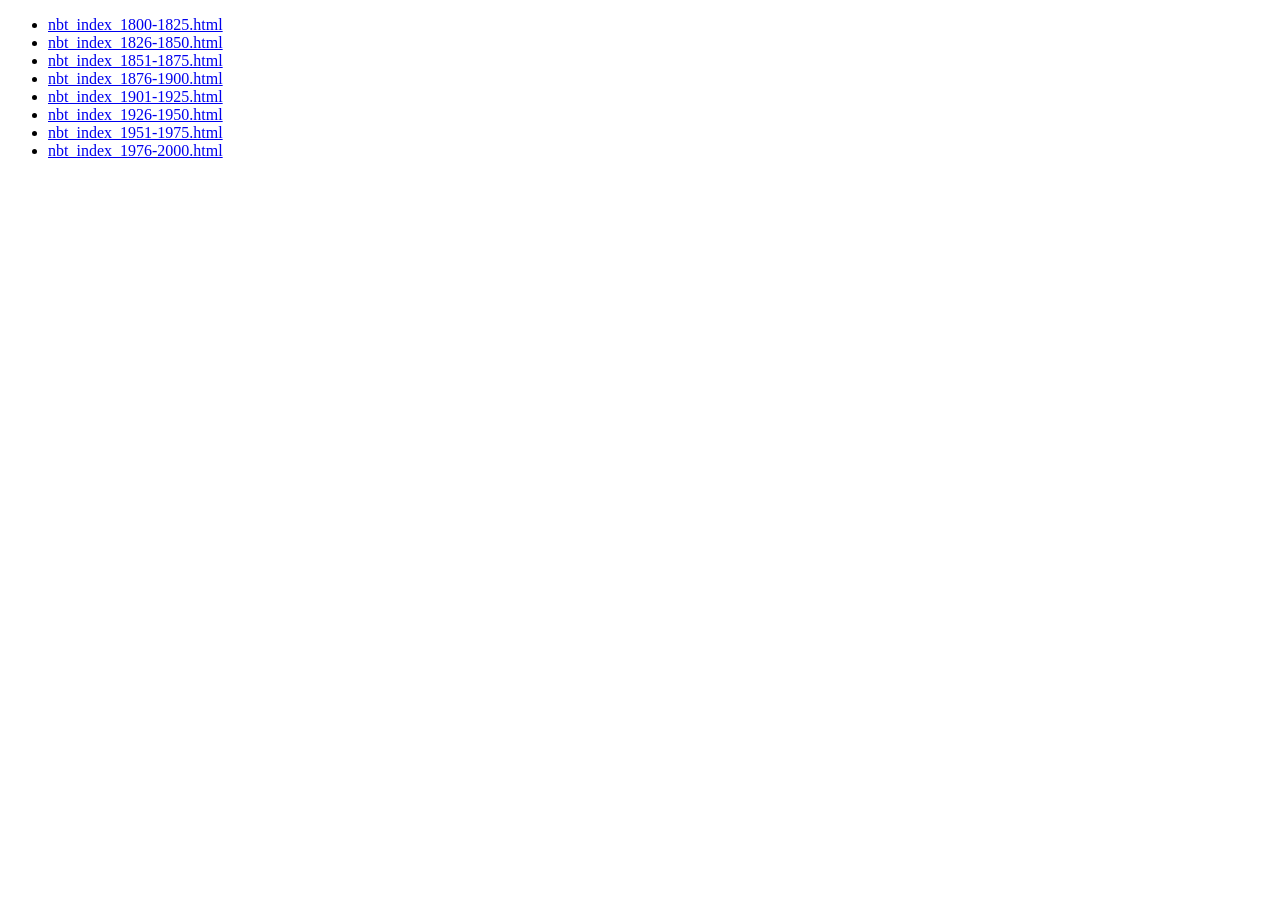
<file: src/data/out/index.html>
<!DOCTYPE html>
<html lang="en">
  <head>
    <meta charset="UTF-8">
    <meta name="viewport" content="width=device-width, initial-scale=1.0">
    <meta http-equiv="X-UA-Compatible" content="ie=edge">
    <title>Enablar - kb.nl</title>
  </head>
  <body>
    <ul>
      <li><a href="nbt_index_1800-1825.html" target="_blank">nbt_index_1800-1825.html</a></li>
      <li><a href="nbt_index_1826-1850.html" target="_blank">nbt_index_1826-1850.html</a></li>
      <li><a href="nbt_index_1851-1875.html" target="_blank">nbt_index_1851-1875.html</a></li>
      <li><a href="nbt_index_1876-1900.html" target="_blank">nbt_index_1876-1900.html</a></li>
      <li><a href="nbt_index_1901-1925.html" target="_blank">nbt_index_1901-1925.html</a></li>
      <li><a href="nbt_index_1926-1950.html" target="_blank">nbt_index_1926-1950.html</a></li>
      <li><a href="nbt_index_1951-1975.html" target="_blank">nbt_index_1951-1975.html</a></li>
      <li><a href="nbt_index_1976-2000.html" target="_blank">nbt_index_1976-2000.html</a></li>
    </ul>
  </body>
</html>
</file>
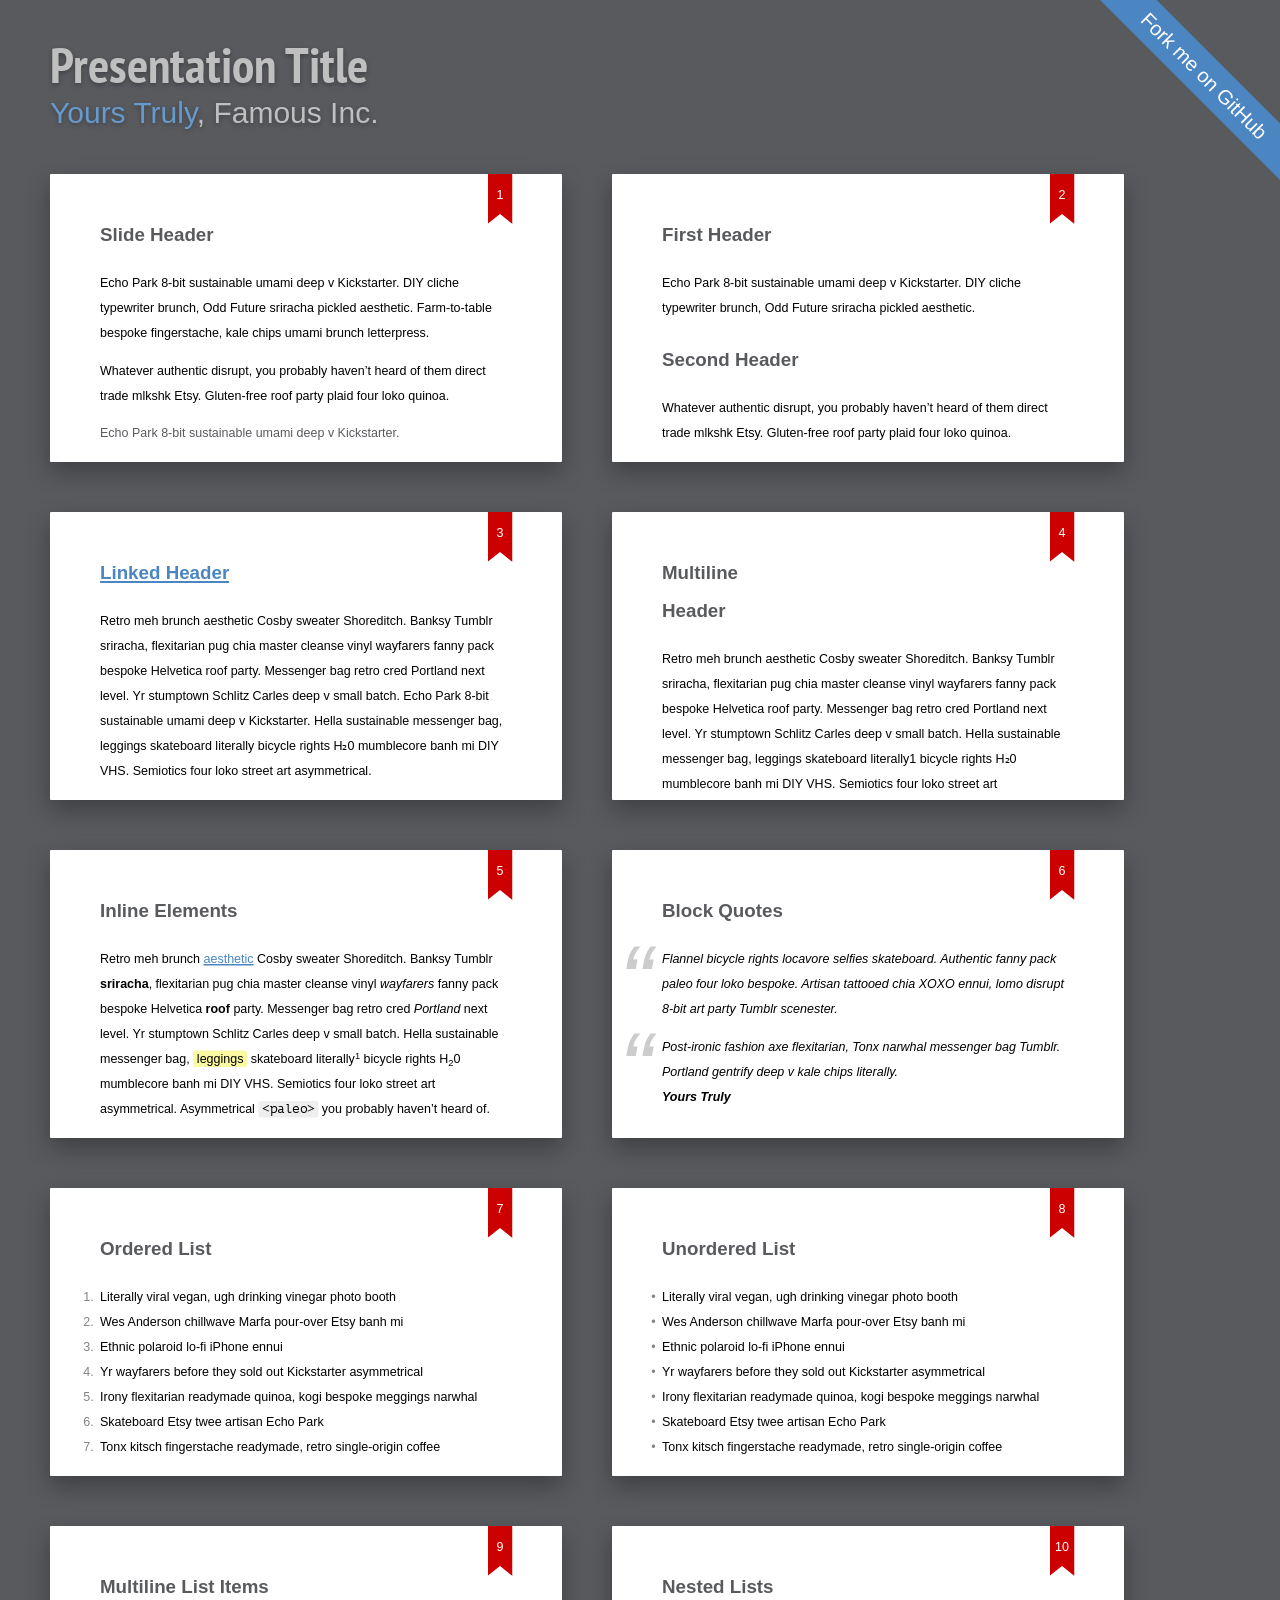
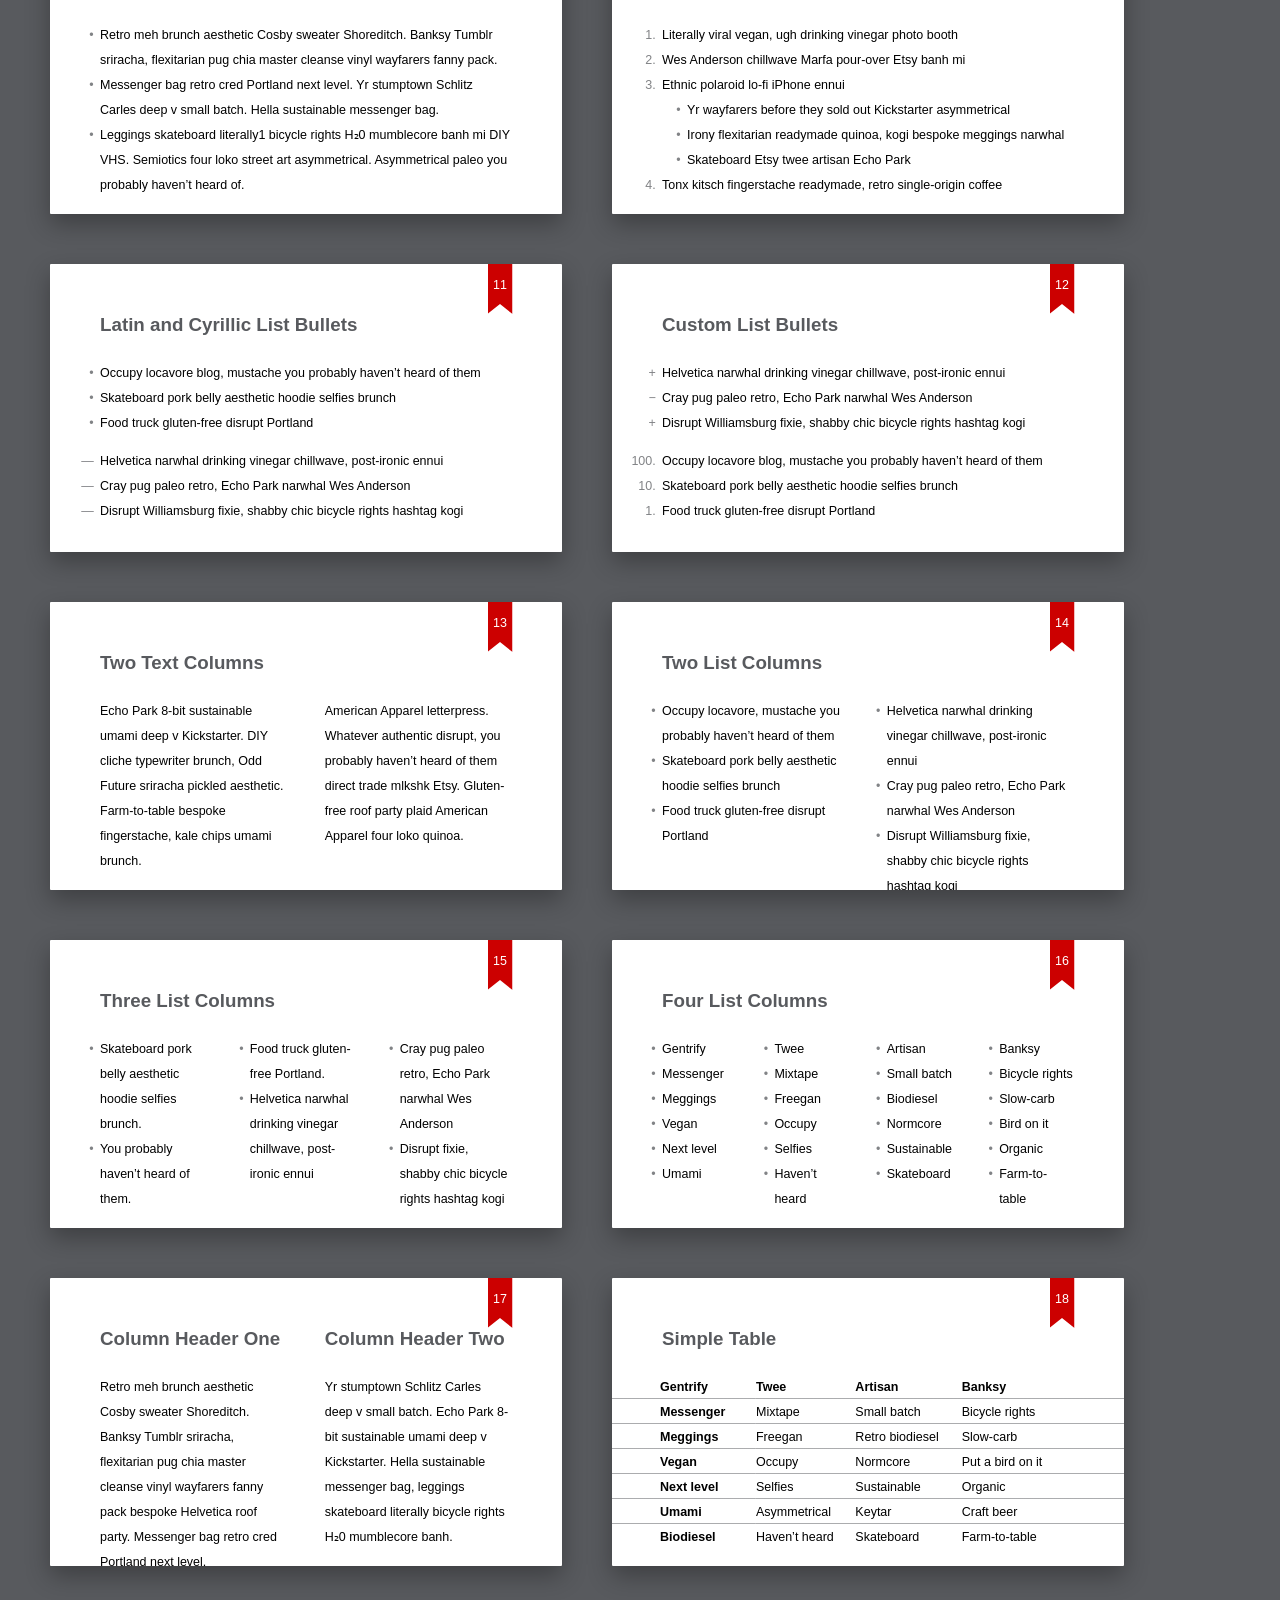
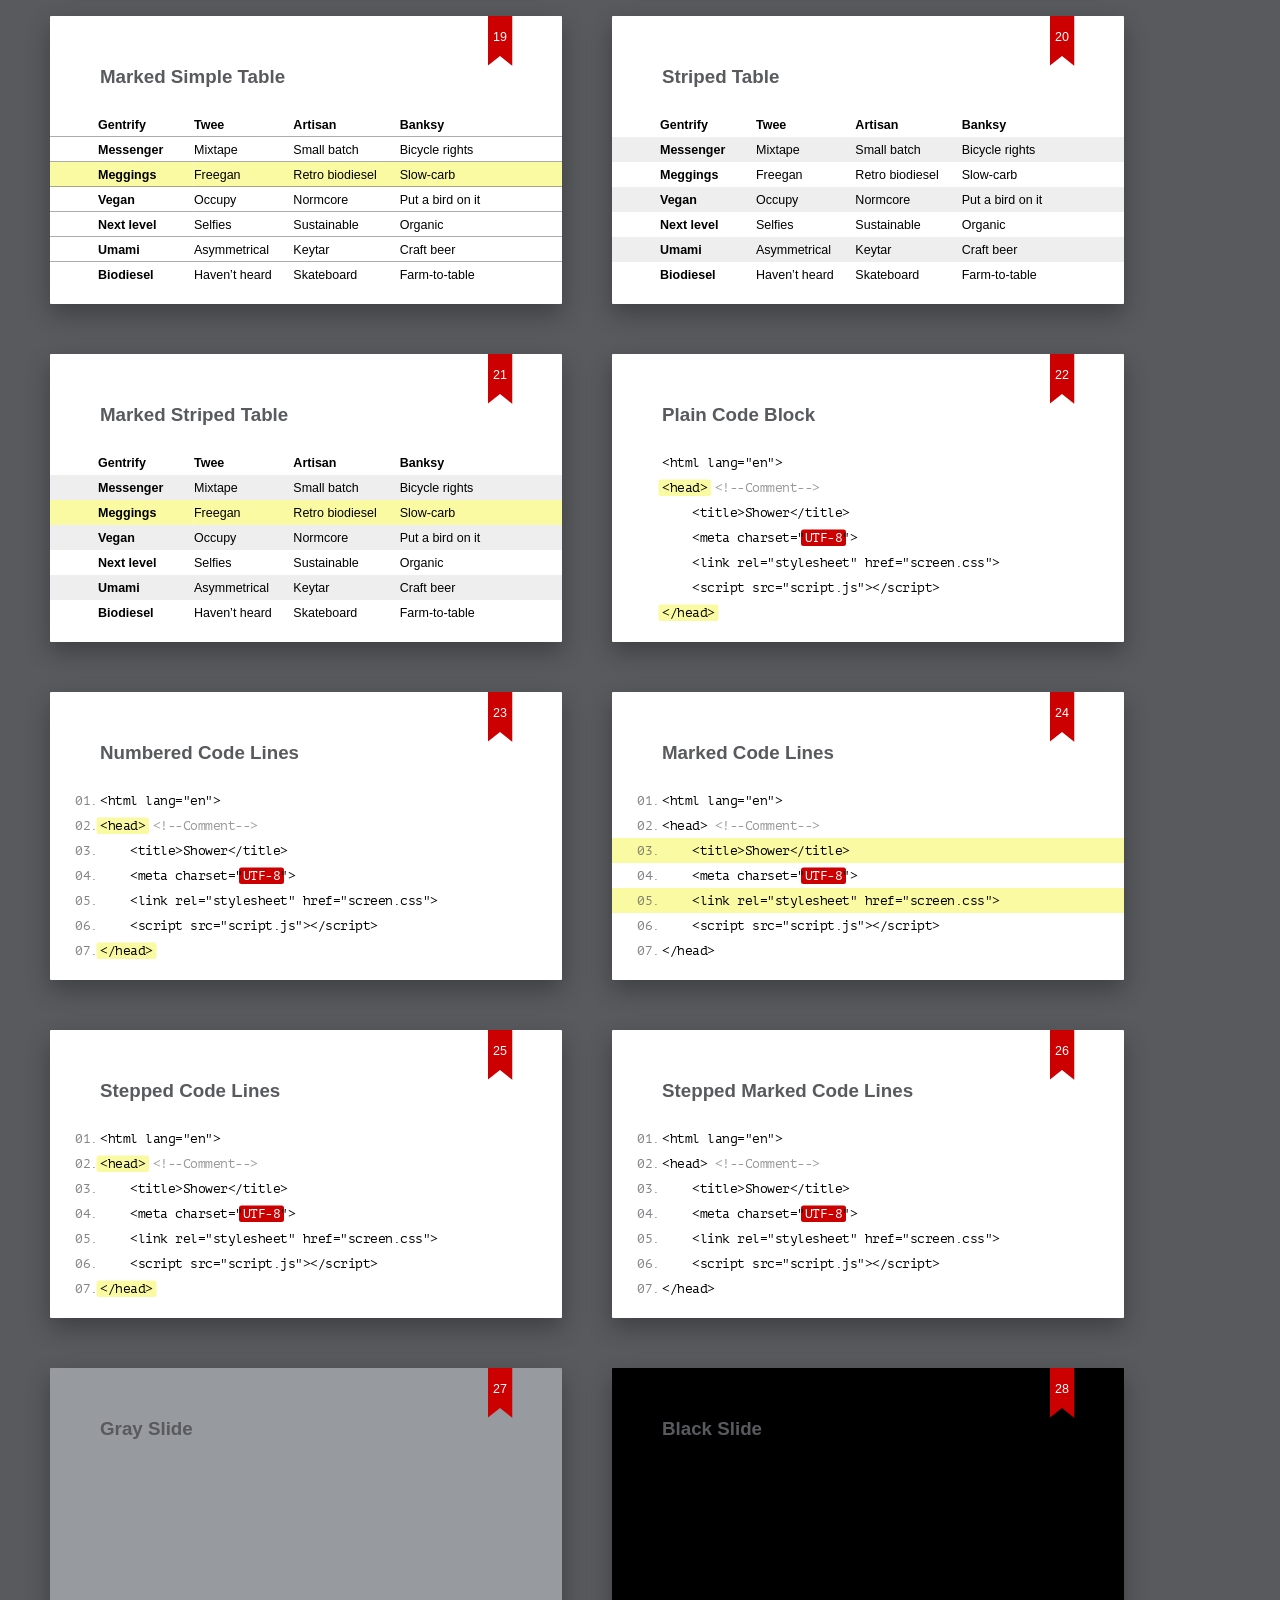
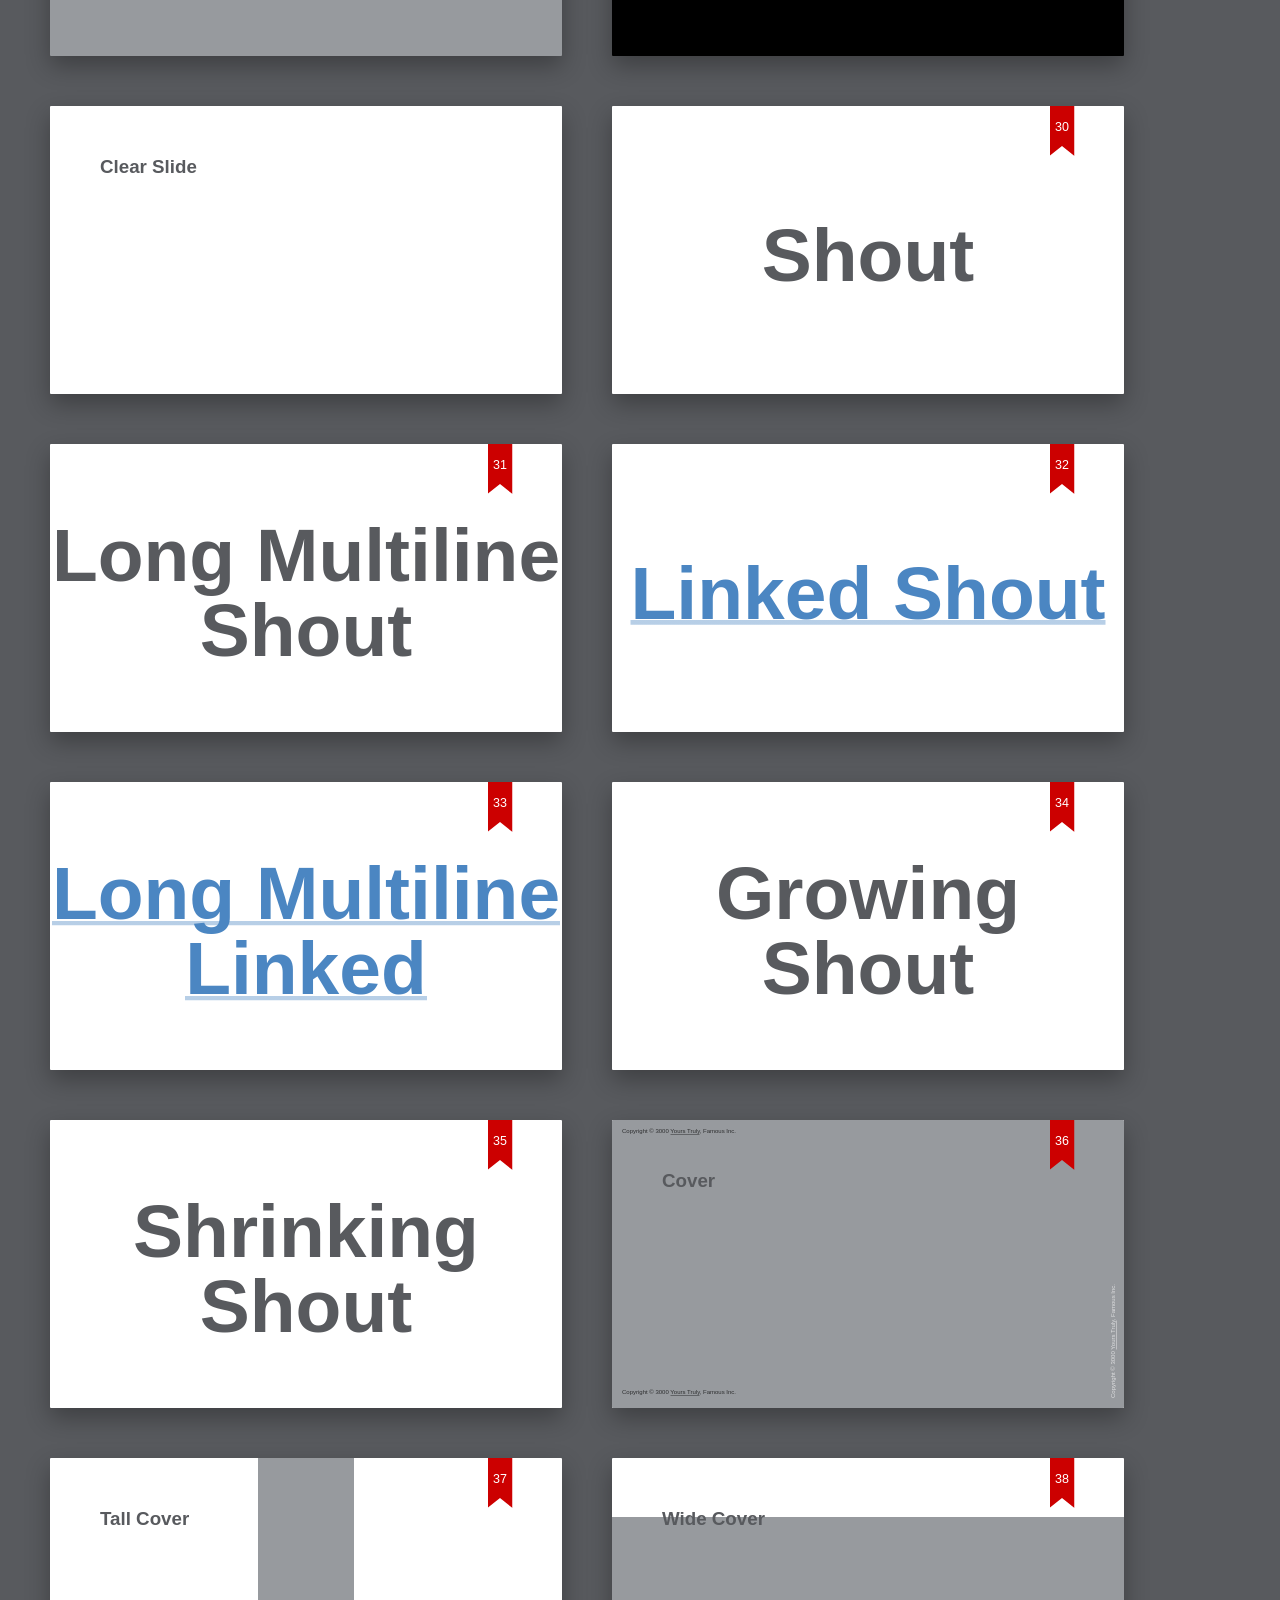
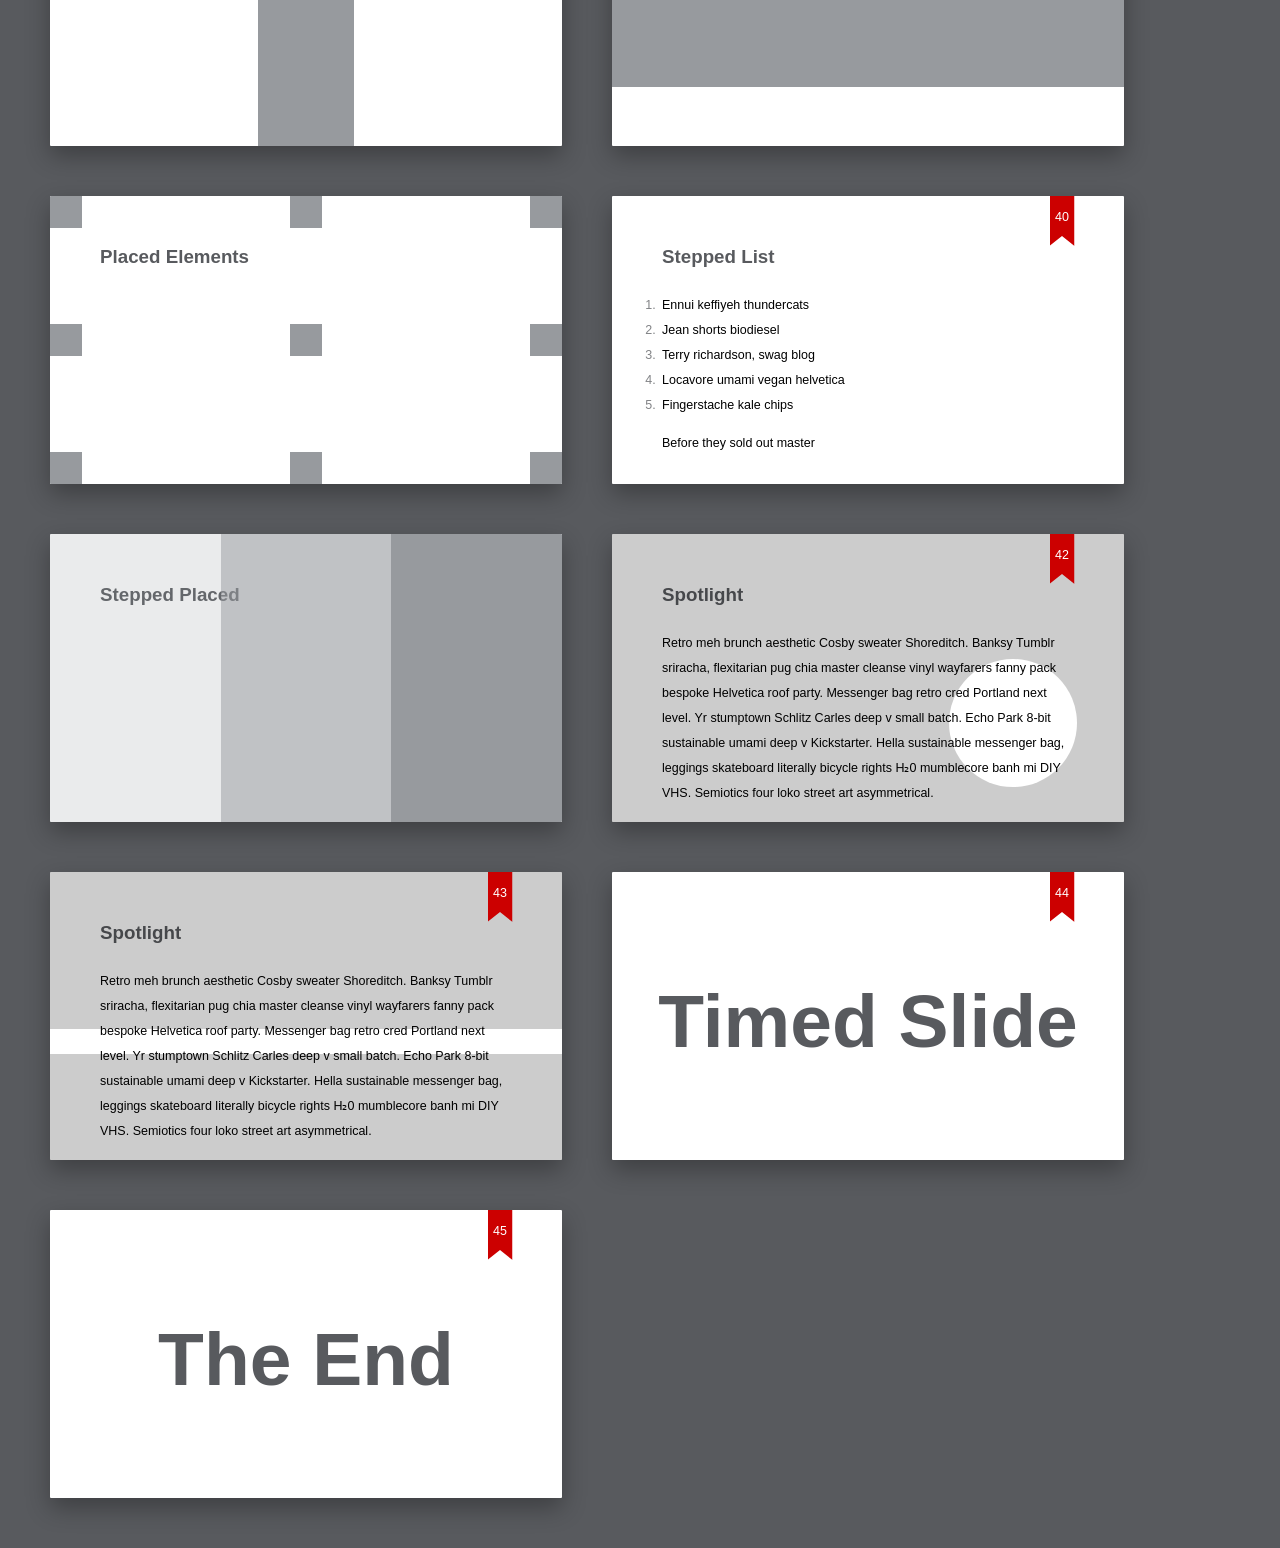
<file: presentation/shower/themes/ribbon/index.html>
<!DOCTYPE html>
<html lang="en">
<head>
    <title>Ribbon theme for Shower</title>
    <meta charset="utf-8">
    <meta name="viewport" content="width=device-width, initial-scale=1, viewport-fit=cover">
    <link rel="stylesheet" href="styles/styles.css">
    <style>
        .shower {
            --slide-ratio: calc(16 / 9);
        }
    </style>
</head>
<body class="shower list grid">

    <header class="caption">
        <h1>Presentation Title</h1>
        <p><a href="">Yours Truly</a>, Famous Inc.</p>
    </header>

    <section class="slide">
        <h2>Slide Header</h2>
        <p>Echo Park 8-bit sustainable umami deep v Kickstarter. DIY cliche typewriter brunch, Odd Future sriracha pickled aesthetic. Farm-to-table bespoke fingerstache, kale chips umami brunch letterpress.</p>
        <p>Whatever authentic disrupt, you probably haven’t heard of them direct trade mlkshk Etsy. Gluten-free roof party plaid four loko quinoa.</p>
        <p class="note">Echo Park 8-bit sustainable umami deep v Kickstarter.</p>
    </section>

    <section class="slide">
        <h2>First Header</h2>
        <p>Echo Park 8-bit sustainable umami deep v Kickstarter. DIY cliche typewriter brunch, Odd Future sriracha pickled aesthetic.</p>
        <h2>Second Header</h2>
        <p>Whatever authentic disrupt, you probably haven’t heard of them direct trade mlkshk Etsy. Gluten-free roof party plaid four loko quinoa.</p>
    </section>

    <section class="slide">
        <h2><a href="">Linked Header</a></h2>
        <p>Retro meh brunch aesthetic Cosby sweater Shoreditch. Banksy Tumblr sriracha, flexitarian pug chia master cleanse vinyl wayfarers fanny pack bespoke Helvetica roof party. Messenger bag retro cred Portland next level. Yr stumptown Schlitz Carles deep v small batch. Echo Park 8-bit sustainable umami deep v Kickstarter. Hella sustainable messenger bag, leggings skateboard literally bicycle rights H₂0 mumblecore banh mi DIY VHS. Semiotics four loko street art asymmetrical.</p>
    </section>

    <section class="slide">
        <h2>
            Multiline<br>
            Header
        </h2>
        <p>Retro meh brunch aesthetic Cosby sweater Shoreditch. Banksy Tumblr sriracha, flexitarian pug chia master cleanse vinyl wayfarers fanny pack bespoke Helvetica roof party. Messenger bag retro cred Portland next level. Yr stumptown Schlitz Carles deep v small batch. Hella sustainable messenger bag, leggings skateboard literally1 bicycle rights H₂0 mumblecore banh mi DIY VHS. Semiotics four loko street art asymmetrical.</p>
    </section>

    <section class="slide">
        <h2>Inline Elements</h2>
        <p>Retro meh brunch <a href="">aesthetic</a> Cosby sweater Shoreditch. Banksy Tumblr <strong>sriracha</strong>, flexitarian pug chia master cleanse vinyl <em>wayfarers</em> fanny pack bespoke Helvetica <b>roof</b> party. Messenger bag retro cred <i>Portland</i> next level. Yr stumptown Schlitz Carles deep v small batch. Hella sustainable messenger bag, <mark>leggings</mark> skateboard literally<sup>1</sup> bicycle rights H<sub>2</sub>0 mumblecore banh mi DIY VHS. Semiotics four loko street art asymmetrical. Asymmetrical <code>&lt;paleo&gt;</code> you probably haven’t heard of.</p>
        <footer class="footer">
            <p>Flannel bicycle rights locavore selfies skateboard. Authentic fanny pack paleo four loko bespoke. Artisan tattooed chia XOXO ennui, lomo disrupt 8-bit art party Tumblr scenester. Post-ironic fashion axe flexitarian, Tonx narwhal messenger bag Tumblr. Portland gentrify deep v kale chips literally.</p>
        </footer>
    </section>

    <section class="slide">
        <h2>Block Quotes</h2>
        <blockquote>
            <p>Flannel bicycle rights locavore selfies skateboard. Authentic fanny pack paleo four loko bespoke. Artisan tattooed chia XOXO ennui, lomo disrupt 8-bit art party Tumblr scenester.</p>
        </blockquote>
        <figure>
            <blockquote>
                <p>Post-ironic fashion axe flexitarian, Tonx narwhal messenger bag Tumblr. Portland gentrify deep v kale chips literally.</p>
            </blockquote>
            <figcaption>Yours Truly</figcaption>
        </figure>
    </section>

    <section class="slide">
        <h2>Ordered List</h2>
        <ol>
            <li>Literally viral vegan, ugh drinking vinegar photo booth</li>
            <li>Wes Anderson chillwave Marfa pour-over Etsy banh mi</li>
            <li>Ethnic polaroid lo-fi iPhone ennui</li>
            <li>Yr wayfarers before they sold out Kickstarter asymmetrical</li>
            <li>Irony flexitarian readymade quinoa, kogi bespoke meggings narwhal</li>
            <li>Skateboard Etsy twee artisan Echo Park</li>
            <li>Tonx kitsch fingerstache readymade, retro single-origin coffee</li>
        </ol>
    </section>

    <section class="slide">
        <h2>Unordered List</h2>
        <ul>
            <li>Literally viral vegan, ugh drinking vinegar photo booth</li>
            <li>Wes Anderson chillwave Marfa pour-over Etsy banh mi</li>
            <li>Ethnic polaroid lo-fi iPhone ennui</li>
            <li>Yr wayfarers before they sold out Kickstarter asymmetrical</li>
            <li>Irony flexitarian readymade quinoa, kogi bespoke meggings narwhal</li>
            <li>Skateboard Etsy twee artisan Echo Park</li>
            <li>Tonx kitsch fingerstache readymade, retro single-origin coffee</li>
        </ul>
    </section>

    <section class="slide">
        <h2>Multiline List Items</h2>
        <ul>
            <li>Retro meh brunch aesthetic Cosby sweater Shoreditch. Banksy Tumblr sriracha, flexitarian pug chia master cleanse vinyl wayfarers fanny pack.</li>
            <li>Messenger bag retro cred Portland next level. Yr stumptown Schlitz Carles deep v small batch. Hella sustainable messenger bag.</li>
            <li>Leggings skateboard literally1 bicycle rights H₂0 mumblecore banh mi DIY VHS. Semiotics four loko street art asymmetrical. Asymmetrical paleo you probably haven’t heard of.</li>
        </ul>
    </section>

    <section class="slide">
        <h2>Nested Lists</h2>
        <ol>
            <li>Literally viral vegan, ugh drinking vinegar photo booth</li>
            <li>Wes Anderson chillwave Marfa pour-over Etsy banh mi</li>
            <li>Ethnic polaroid lo-fi iPhone ennui
                <ul>
                    <li>Yr wayfarers before they sold out Kickstarter asymmetrical</li>
                    <li>Irony flexitarian readymade quinoa, kogi bespoke meggings narwhal</li>
                    <li>Skateboard Etsy twee artisan Echo Park</li>
                </ul>
            </li>
            <li>Tonx kitsch fingerstache readymade, retro single-origin coffee</li>
        </ol>
    </section>

    <section class="slide">
        <h2>Latin and Cyrillic List Bullets</h2>
        <ul lang="en">
            <li>Occupy locavore blog, mustache you probably haven’t heard of them</li>
            <li>Skateboard pork belly aesthetic hoodie selfies brunch</li>
            <li>Food truck gluten-free disrupt Portland</li>
        </ul>
        <ul lang="ru">
            <li>Helvetica narwhal drinking vinegar chillwave, post-ironic ennui</li>
            <li>Cray pug paleo retro, Echo Park narwhal Wes Anderson</li>
            <li>Disrupt Williamsburg fixie, shabby chic bicycle rights hashtag kogi</li>
        </ul>
    </section>

    <section class="slide">
        <h2>Custom List Bullets</h2>
        <ul>
            <li value="+">Helvetica narwhal drinking vinegar chillwave, post-ironic ennui</li>
            <li value="−">Cray pug paleo retro, Echo Park narwhal Wes Anderson</li>
            <li value="+">Disrupt Williamsburg fixie, shabby chic bicycle rights hashtag kogi</li>
        </ul>
        <ol>
            <li value="100">Occupy locavore blog, mustache you probably haven’t heard of them</li>
            <li value="10">Skateboard pork belly aesthetic hoodie selfies brunch</li>
            <li value="1">Food truck gluten-free disrupt Portland</li>
        </ol>
    </section>

    <section class="slide">
        <h2>Two Text Columns</h2>
        <div class="columns two">
            <p>Echo Park 8-bit sustainable umami deep v Kickstarter. DIY cliche typewriter brunch, Odd Future sriracha pickled aesthetic. Farm-to-table bespoke fingerstache, kale chips umami brunch.</p>
            <p>American Apparel letterpress. Whatever authentic disrupt, you probably haven’t heard of them direct trade mlkshk Etsy. Gluten-free roof party plaid American Apparel four loko quinoa.</p>
        </div>
    </section>

    <section class="slide">
        <h2>Two List Columns</h2>
        <div class="columns two">
            <ul>
                <li>Occupy locavore, mustache you probably haven’t heard of them</li>
                <li>Skateboard pork belly aesthetic hoodie selfies brunch</li>
                <li>Food truck gluten-free disrupt Portland</li>
            </ul>
            <ul>
                <li>Helvetica narwhal drinking vinegar chillwave, post-ironic ennui</li>
                <li>Cray pug paleo retro, Echo Park narwhal Wes Anderson</li>
                <li>Disrupt Williamsburg fixie, shabby chic bicycle rights hashtag kogi</li>
            </ul>
        </div>
    </section>

    <section class="slide">
        <h2>Three List Columns</h2>
        <div class="columns three">
            <ul>
                <li>Skateboard pork belly aesthetic hoodie selfies brunch.</li>
                <li>You probably haven’t heard of them.</li>
            </ul>
            <ul>
                <li>Food truck gluten-free Portland.</li>
                <li>Helvetica narwhal drinking vinegar chillwave, post-ironic ennui</li>
            </ul>
            <ul>
                <li>Cray pug paleo retro, Echo Park narwhal Wes Anderson</li>
                <li>Disrupt fixie, shabby chic bicycle rights hashtag kogi</li>
            </ul>
        </div>
    </section>

    <section class="slide">
        <h2>Four List Columns</h2>
        <div class="columns four">
            <ul>
                <li>Gentrify</li>
                <li>Messenger</li>
                <li>Meggings</li>
                <li>Vegan</li>
                <li>Next level</li>
                <li>Umami</li>
            </ul>
            <ul>
                <li>Twee</li>
                <li>Mixtape</li>
                <li>Freegan</li>
                <li>Occupy</li>
                <li>Selfies</li>
                <li>Haven’t heard</li>
            </ul>
            <ul>
                <li>Artisan</li>
                <li>Small batch</li>
                <li>Biodiesel</li>
                <li>Normcore</li>
                <li>Sustainable</li>
                <li>Skateboard</li>
            </ul>
            <ul>
                <li>Banksy</li>
                <li>Bicycle rights</li>
                <li>Slow-carb</li>
                <li>Bird on it</li>
                <li>Organic</li>
                <li>Farm-to-table</li>
            </ul>
        </div>
    </section>

    <section class="slide">
        <div class="columns two">
            <div>
                <h2>Column Header One</h2>
                <p>Retro meh brunch aesthetic Cosby sweater Shoreditch. Banksy Tumblr sriracha, flexitarian pug chia master cleanse vinyl wayfarers fanny pack bespoke Helvetica roof party. Messenger bag retro cred Portland next level.</p>
            </div>
            <div>
                <h2>Column Header Two</h2>
                <p>Yr stumptown Schlitz Carles deep v small batch. Echo Park 8-bit sustainable umami deep v Kickstarter. Hella sustainable messenger bag, leggings skateboard literally bicycle rights H₂0 mumblecore banh.</p>
            </div>
        </div>
    </section>

    <section class="slide">
        <h2>Simple Table</h2>
        <table>
        <tr>
            <th scope="col">Gentrify</th>
            <th>Twee</th>
            <th>Artisan</th>
            <th>Banksy</th>
        </tr>
        <tr>
            <th scope="row">Messenger</th>
            <td>Mixtape</td>
            <td>Small batch</td>
            <td>Bicycle rights</td>
        </tr>
        <tr>
            <th scope="row">Meggings</th>
            <td>Freegan</td>
            <td>Retro biodiesel</td>
            <td>Slow-carb</td>
        </tr>
        <tr>
            <th scope="row">Vegan</th>
            <td>Occupy</td>
            <td>Normcore</td>
            <td>Put a bird on it</td>
        </tr>
        <tr>
            <th scope="row">Next level</th>
            <td>Selfies</td>
            <td>Sustainable</td>
            <td>Organic</td>
        </tr>
        <tr>
            <th scope="row">Umami</th>
            <td>Asymmetrical</td>
            <td>Keytar</td>
            <td>Craft beer</td>
        </tr>
        <tr>
            <th scope="row">Biodiesel</th>
            <td>Haven’t heard</td>
            <td>Skateboard</td>
            <td>Farm-to-table</td>
        </tr>
        </table>
    </section>

    <section class="slide">
        <h2>Marked Simple Table</h2>
        <table>
        <tr>
            <th scope="col">Gentrify</th>
            <th>Twee</th>
            <th>Artisan</th>
            <th>Banksy</th>
        </tr>
        <tr>
            <th scope="row">Messenger</th>
            <td>Mixtape</td>
            <td>Small batch</td>
            <td>Bicycle rights</td>
        </tr>
        <tr class="mark">
            <th scope="row">Meggings</th>
            <td>Freegan</td>
            <td>Retro biodiesel</td>
            <td>Slow-carb</td>
        </tr>
        <tr class="mark next">
            <th scope="row">Vegan</th>
            <td>Occupy</td>
            <td>Normcore</td>
            <td>Put a bird on it</td>
        </tr>
        <tr class="mark next">
            <th scope="row">Next level</th>
            <td>Selfies</td>
            <td>Sustainable</td>
            <td>Organic</td>
        </tr>
        <tr>
            <th scope="row">Umami</th>
            <td>Asymmetrical</td>
            <td>Keytar</td>
            <td>Craft beer</td>
        </tr>
        <tr>
            <th scope="row">Biodiesel</th>
            <td>Haven’t heard</td>
            <td>Skateboard</td>
            <td>Farm-to-table</td>
        </tr>
        </table>
    </section>

    <section class="slide">
        <h2>Striped Table</h2>
        <table class="striped">
        <tr>
            <th scope="col">Gentrify</th>
            <th>Twee</th>
            <th>Artisan</th>
            <th>Banksy</th>
        </tr>
        <tr>
            <th scope="row">Messenger</th>
            <td>Mixtape</td>
            <td>Small batch</td>
            <td>Bicycle rights</td>
        </tr>
        <tr>
            <th scope="row">Meggings</th>
            <td>Freegan</td>
            <td>Retro biodiesel</td>
            <td>Slow-carb</td>
        </tr>
        <tr>
            <th scope="row">Vegan</th>
            <td>Occupy</td>
            <td>Normcore</td>
            <td>Put a bird on it</td>
        </tr>
        <tr>
            <th scope="row">Next level</th>
            <td>Selfies</td>
            <td>Sustainable</td>
            <td>Organic</td>
        </tr>
        <tr>
            <th scope="row">Umami</th>
            <td>Asymmetrical</td>
            <td>Keytar</td>
            <td>Craft beer</td>
        </tr>
        <tr>
            <th scope="row">Biodiesel</th>
            <td>Haven’t heard</td>
            <td>Skateboard</td>
            <td>Farm-to-table</td>
        </tr>
        </table>
    </section>

    <section class="slide">
        <h2>Marked Striped Table</h2>
        <table class="striped">
        <tr>
            <th scope="col">Gentrify</th>
            <th>Twee</th>
            <th>Artisan</th>
            <th>Banksy</th>
        </tr>
        <tr>
            <th scope="row">Messenger</th>
            <td>Mixtape</td>
            <td>Small batch</td>
            <td>Bicycle rights</td>
        </tr>
        <tr class="mark">
            <th scope="row">Meggings</th>
            <td>Freegan</td>
            <td>Retro biodiesel</td>
            <td>Slow-carb</td>
        </tr>
        <tr class="mark next">
            <th scope="row">Vegan</th>
            <td>Occupy</td>
            <td>Normcore</td>
            <td>Put a bird on it</td>
        </tr>
        <tr class="mark next">
            <th scope="row">Next level</th>
            <td>Selfies</td>
            <td>Sustainable</td>
            <td>Organic</td>
        </tr>
        <tr>
            <th scope="row">Umami</th>
            <td>Asymmetrical</td>
            <td>Keytar</td>
            <td>Craft beer</td>
        </tr>
        <tr>
            <th scope="row">Biodiesel</th>
            <td>Haven’t heard</td>
            <td>Skateboard</td>
            <td>Farm-to-table</td>
        </tr>
        </table>
    </section>

    <section class="slide">
        <h2>Plain Code Block</h2>
        <pre><code>&lt;html lang="en"&gt;
<mark>&lt;head&gt;</mark> <span class="comment">&lt;!--Comment--&gt;</span>
    &lt;title&gt;Shower&lt;/title&gt;
    &lt;meta charset="<mark class="important">UTF-8</mark>"&gt;
    &lt;link rel="stylesheet" href="screen.css"&gt;
    &lt;script src="script.js"&gt;&lt;/script&gt;
<mark>&lt;/head&gt;</mark></code></pre>
    </section>
    <section class="slide">
        <h2>Numbered Code Lines</h2>
        <pre>
            <code>&lt;html lang="en"&gt;</code>
            <code><mark>&lt;head&gt;</mark> <span class="comment">&lt;!--Comment--&gt;</span></code>
            <code>    &lt;title&gt;Shower&lt;/title&gt;</code>
            <code>    &lt;meta charset="<mark class="important">UTF-8</mark>"&gt;</code>
            <code>    &lt;link rel="stylesheet" href="screen.css"&gt;</code>
            <code>    &lt;script src="script.js"&gt;&lt;/script&gt;</code>
            <code><mark>&lt;/head&gt;</mark></code>
        </pre>
    </section>

    <section class="slide">
        <h2>Marked Code Lines</h2>
        <pre>
            <code>&lt;html lang="en"&gt;</code>
            <code>&lt;head&gt; <span class="comment">&lt;!--Comment--&gt;</span></code>
            <code class="mark">    &lt;title&gt;Shower&lt;/title&gt;</code>
            <code>    &lt;meta charset="<mark class="important">UTF-8</mark>"&gt;</code>
            <code class="mark">    &lt;link rel="stylesheet" href="screen.css"&gt;</code>
            <code>    &lt;script src="script.js"&gt;&lt;/script&gt;</code>
            <code>&lt;/head&gt;</code>
        </pre>
    </section>

    <section class="slide">
        <h2>Stepped Code Lines</h2>
        <pre>
            <code class="next">&lt;html lang="en"&gt;</code>
            <code class="next"><mark>&lt;head&gt;</mark> <span class="comment">&lt;!--Comment--&gt;</span></code>
            <code class="next">    &lt;title&gt;Shower&lt;/title&gt;</code>
            <code class="next">    &lt;meta charset="<mark class="important">UTF-8</mark>"&gt;</code>
            <code class="next">    &lt;link rel="stylesheet" href="screen.css"&gt;</code>
            <code class="next">    &lt;script src="script.js"&gt;&lt;/script&gt;</code>
            <code class="next"><mark>&lt;/head&gt;</mark></code>
        </pre>
    </section>

    <section class="slide">
        <h2>Stepped Marked Code Lines</h2>
        <pre>
            <code>&lt;html lang="en"&gt;</code>
            <code>&lt;head&gt; <span class="comment">&lt;!--Comment--&gt;</span></code>
            <code class="mark next">    &lt;title&gt;Shower&lt;/title&gt;</code>
            <code>    &lt;meta charset="<mark class="important">UTF-8</mark>"&gt;</code>
            <code class="mark next">    &lt;link rel="stylesheet" href="screen.css"&gt;</code>
            <code>    &lt;script src="script.js"&gt;&lt;/script&gt;</code>
            <code>&lt;/head&gt;</code>
        </pre>
    </section>

    <section class="slide gray">
        <h2>Gray Slide</h2>
    </section>

    <section class="slide black">
        <h2>Black Slide</h2>
    </section>

    <section class="slide clear">
        <h2>Clear Slide</h2>
    </section>

    <section class="slide">
        <h2 class="shout">Shout</h2>
    </section>

    <section class="slide">
        <h2 class="shout">
            Long
            Multiline
            Shout
        </h2>
    </section>

    <section class="slide">
        <h2 class="shout">
            <a href="">Linked Shout</a>
        </h2>
    </section>

    <section class="slide">
        <h2 class="shout">
            <a href="">
                Long
                Multiline
                Linked
            </a>
        </h2>
    </section>

    <section class="slide">
        <h2 class="shout grow">Growing Shout</h2>
    </section>

    <section class="slide">
        <h2 class="shout shrink">Shrinking Shout</h2>
    </section>

    <section class="slide">
        <h2>Cover</h2>
        <figure>
            <img class="cover" src="pictures/exact.svg" alt="Picture placeholder.">
            <figcaption class="copyright top">Copyright © 3000 <a href="">Yours Truly</a>, Famous Inc.</figcaption>
            <figcaption class="copyright white">Copyright © 3000 <a href="">Yours Truly</a>, Famous Inc.</figcaption>
            <figcaption class="copyright bottom">Copyright © 3000 <a href="">Yours Truly</a>, Famous Inc.</figcaption>
        </figure>
    </section>

    <section class="slide">
        <h2>Tall Cover</h2>
        <img class="cover" src="pictures/tall.svg" alt="Tall picture placeholder.">
    </section>

    <section class="slide">
        <h2>Wide Cover</h2>
        <img class="cover" src="pictures/wide.svg" alt="Wide picture placeholder.">
    </section>

    <section class="slide clear">
        <h2>Placed Elements</h2>
        <img class="place top left" src="pictures/square.svg" alt="Square picture placeholder.">
        <img class="place top" src="pictures/square.svg" alt="Square picture placeholder.">
        <img class="place top right" src="pictures/square.svg" alt="Square picture placeholder.">
        <img class="place left" src="pictures/square.svg" alt="Square picture placeholder.">
        <img class="place" src="pictures/square.svg" alt="Square picture placeholder.">
        <img class="place right" src="pictures/square.svg" alt="Square picture placeholder.">
        <img class="place bottom left" src="pictures/square.svg" alt="Square picture placeholder.">
        <img class="place bottom" src="pictures/square.svg" alt="Square picture placeholder.">
        <img class="place bottom right" src="pictures/square.svg" alt="Square picture placeholder.">
    </section>

    <section class="slide">
        <h2>Stepped List</h2>
        <ol>
            <li>Ennui keffiyeh thundercats</li>
            <li class="next">Jean shorts biodiesel</li>
            <li class="next">Terry richardson, swag blog</li>
            <li class="next">Locavore umami vegan helvetica</li>
            <li class="next">Fingerstache kale chips</li>
        </ol>
        <p class="next">Before they sold out master</p>
    </section>

    <section class="slide clear">
        <h2>Stepped Placed</h2>
        <img class="place next left" height="100%" src="pictures/picture-1.svg" alt="Picture placeholder.">
        <img class="place next" height="100%" src="pictures/picture-2.svg" alt="Picture placeholder.">
        <img class="place next right" height="100%" src="pictures/picture-3.svg" alt="Picture placeholder.">
    </section>

    <section class="slide">
        <h2>Spotlight</h2>
        <p>Retro meh brunch aesthetic Cosby sweater Shoreditch. Banksy Tumblr sriracha, flexitarian pug chia master cleanse vinyl wayfarers fanny pack bespoke Helvetica roof party. Messenger bag retro cred Portland next level. Yr stumptown Schlitz Carles deep v small batch. Echo Park 8-bit sustainable umami deep v Kickstarter. Hella sustainable messenger bag, leggings skateboard literally bicycle rights H₂0 mumblecore banh mi DIY VHS. Semiotics four loko street art asymmetrical.</p>
        <div class="spotlight" style="
            --spotlight-radius: 50%;
            --spotlight-opacity: 0.2;
            --spotlight-size: 256px;
            --spotlight-top: 90px;
            --spotlight-left: 290px;
        "></div>
    </section>

    <section class="slide">
        <h2>Spotlight</h2>
        <p>Retro meh brunch aesthetic Cosby sweater Shoreditch. Banksy Tumblr sriracha, flexitarian pug chia master cleanse vinyl wayfarers fanny pack bespoke Helvetica roof party. Messenger bag retro cred Portland next level. Yr stumptown Schlitz Carles deep v small batch. Echo Park 8-bit sustainable umami deep v Kickstarter. Hella sustainable messenger bag, leggings skateboard literally bicycle rights H₂0 mumblecore banh mi DIY VHS. Semiotics four loko street art asymmetrical.</p>
        <div class="spotlight" style="
            --spotlight-radius: 0;
            --spotlight-opacity: 0.2;
            --spotlight-width: 1024px;
            --spotlight-height: 50px;
            --spotlight-top: 50px;
        "></div>
    </section>

    <section class="slide" data-timing="00:03">
        <h2 class="shout">Timed Slide</h2>
    </section>

    <section class="slide">
        <h2 class="shout">The End</h2>
    </section>

    <div class="progress"></div>

    <footer class="badge">
        <a href="https://github.com/shower/shower">Fork me on GitHub</a>
    </footer>

    <script src="../../shower.js"></script>

    <!-- Copyright © 3000 Yours Truly, Famous Inc. -->
</body>
</html>
</file>
<file: presentation/shower/themes/ribbon/styles/styles.css>
/* Styles */

@import 'fonts.css';
@import 'shower/shower.css';
@import 'blocks/badge.css';
@import 'blocks/caption.css';
@import 'blocks/progress.css';
@import 'blocks/region.css';
@import 'slide/slide.css';
</file>
